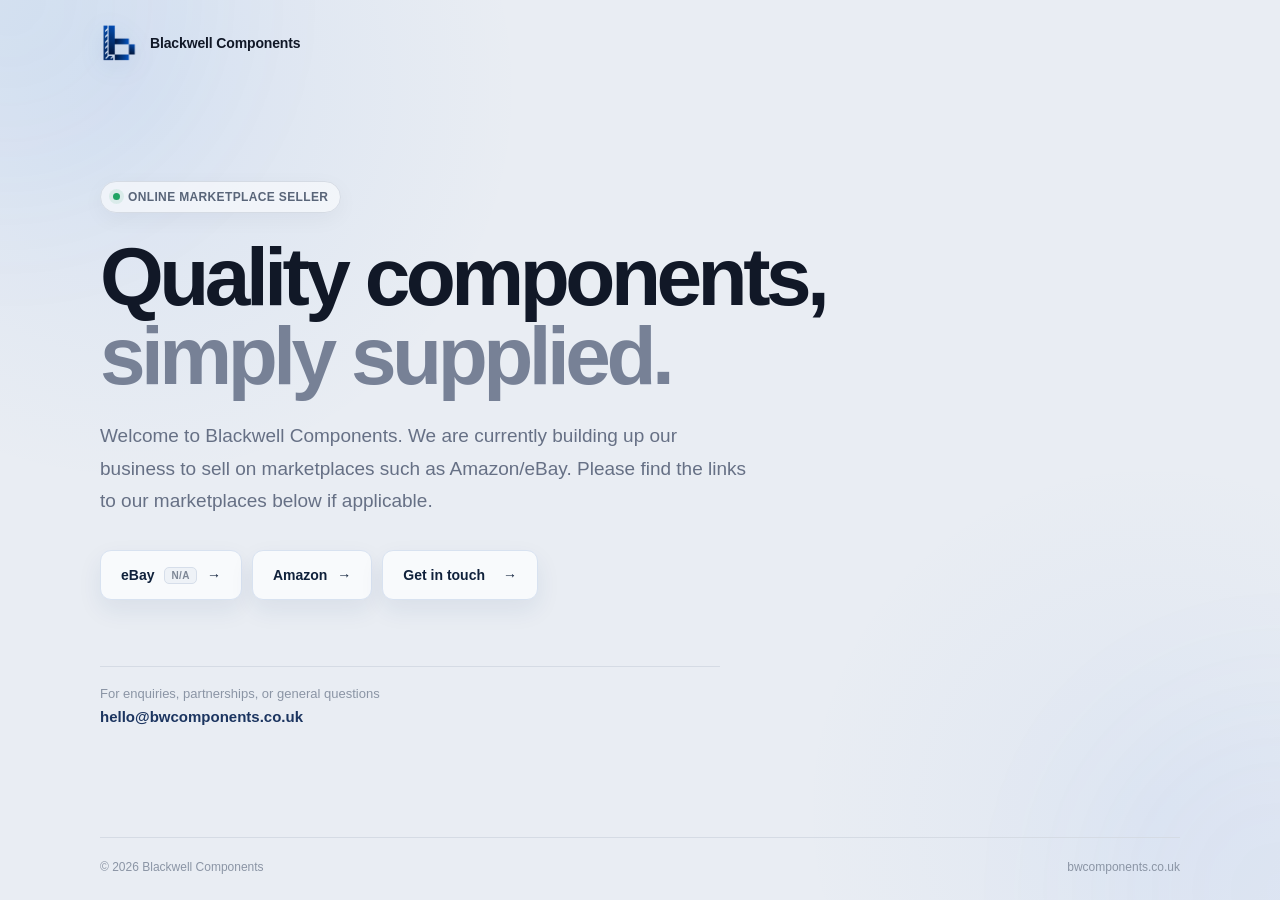
<file: index.html>
<!DOCTYPE html>
<html lang="en">
<head>
  <meta charset="UTF-8">
  <meta name="viewport" content="width=device-width, initial-scale=1.0">
  <meta name="description" content="Blackwell Components — quality components and products available through online marketplaces.">
  <link rel="icon" type="image/png" href="assets/favicon.png">
  <link rel="apple-touch-icon" href="assets/favicon.png">
  <title>Blackwell Components</title>
  <link rel="stylesheet" href="css/style.css">
</head>
<body>
  <div class="ambient ambient-left"></div>
  <div class="ambient ambient-right"></div>

  <main class="page">
    <header class="navbar">
      <a class="brand" href="/" aria-label="Blackwell Components home">
        <img src="assets/logo.png" alt="Blackwell Components logo">
        <span>Blackwell Components</span>
      </a>
    </header>

    <section class="hero">
      <div class="eyebrow">
        <span class="status-dot"></span>
        Online marketplace seller
      </div>

      <h1>
        Quality components,<br>
        <span>simply supplied.</span>
      </h1>

      <p class="intro">
        Welcome to Blackwell Components. We are currently building up our business
        to sell on marketplaces such as Amazon/eBay. Please find the links to our marketplaces below if applicable.
      </p>

      <div class="actions">
        <a class="button button-marketplace" href="https://bwcomponents.co.uk/" target="_blank" rel="noopener">
          eBay <span class="button-status">N/A</span>
          <span aria-hidden="false">→</span>
        </a>

        <a class="button button-marketplace" href="https://www.amazon.co.uk/sp?ie=UTF8&seller=AZ2G60JXZANPF">
          Amazon
          <span aria-hidden="true">→</span>
        </a>

        <a class="button" href="mailto:hello@bwcomponents.co.uk">
          Get in touch
          <span aria-hidden="true">→</span>
        </a>
      </div>

      <div class="contact">
        <p>For enquiries, partnerships, or general questions</p>
        <a href="mailto:hello@bwcomponents.co.uk">hello@bwcomponents.co.uk</a>
      </div>
    </section>

    <footer class="footer">
      <span>© 2026 Blackwell Components</span>
      <span>bwcomponents.co.uk</span>
    </footer>
  </main>
</body>
</html>
</file>
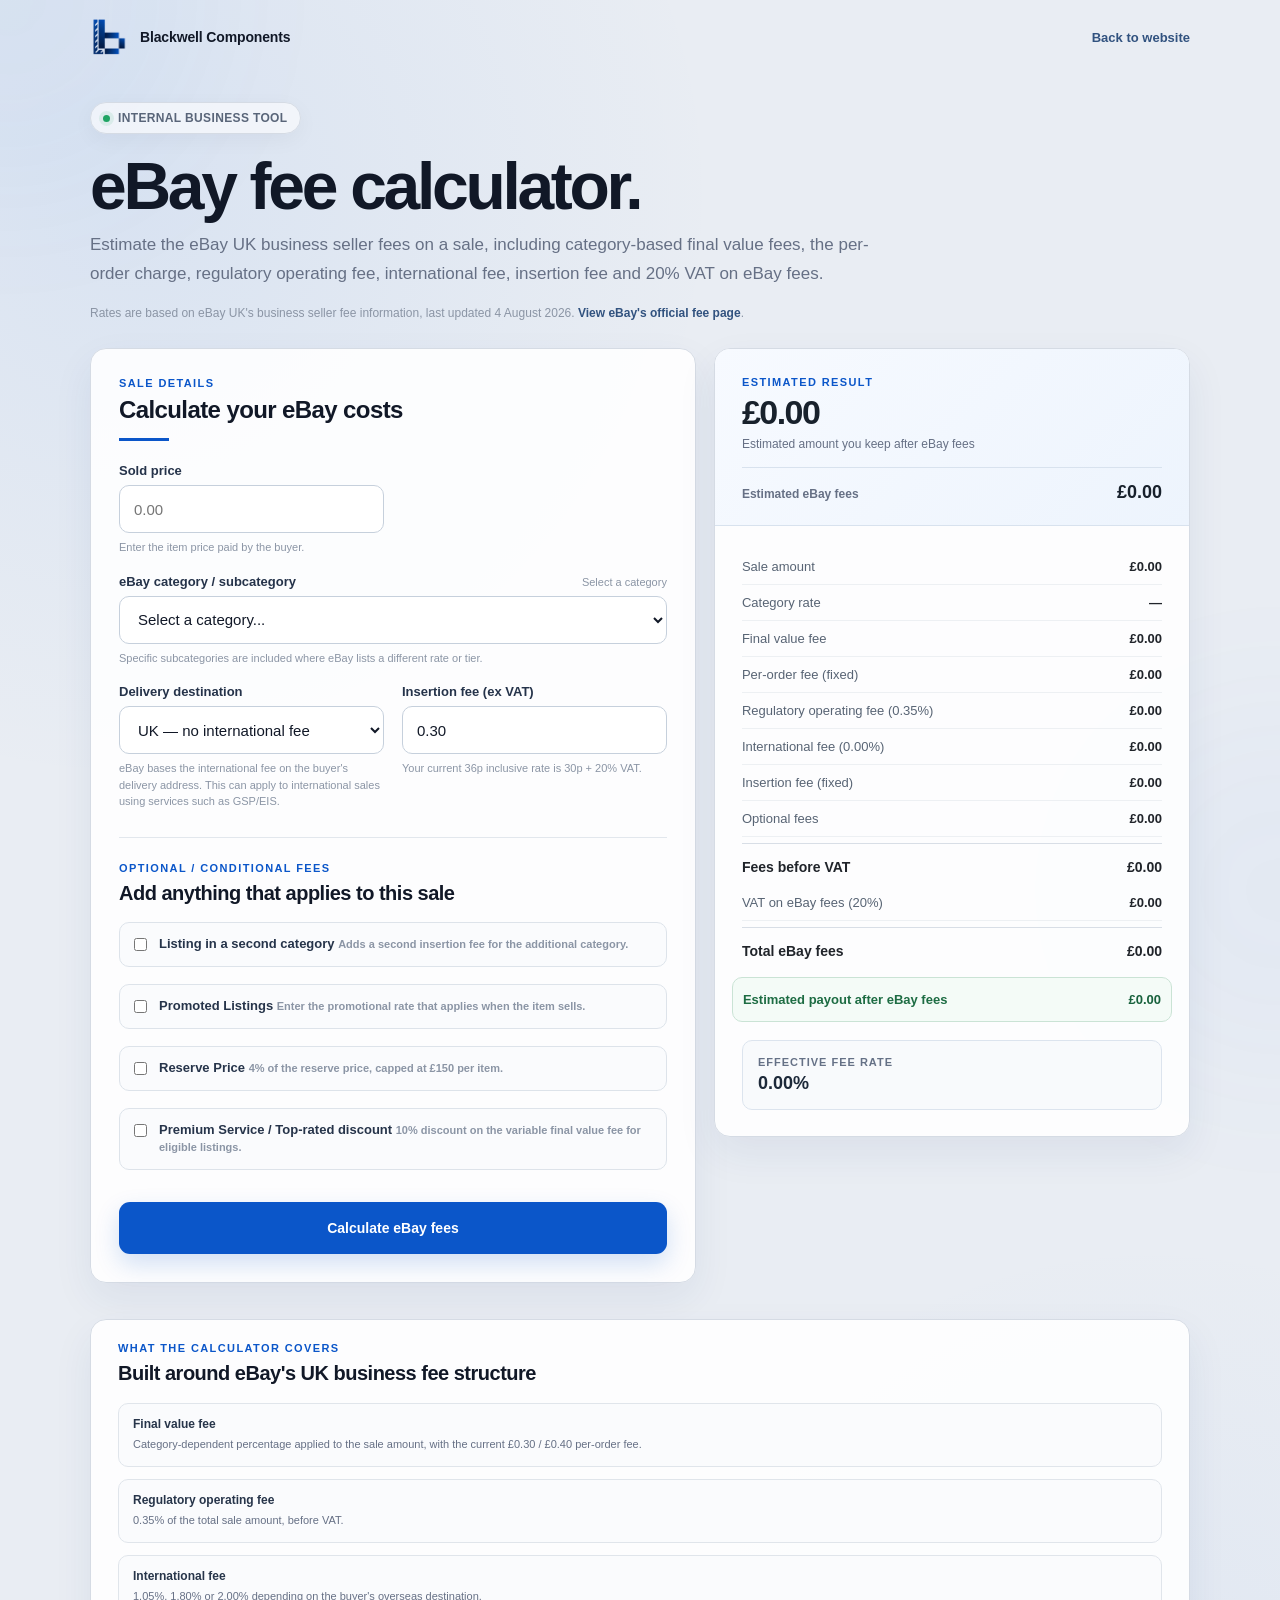
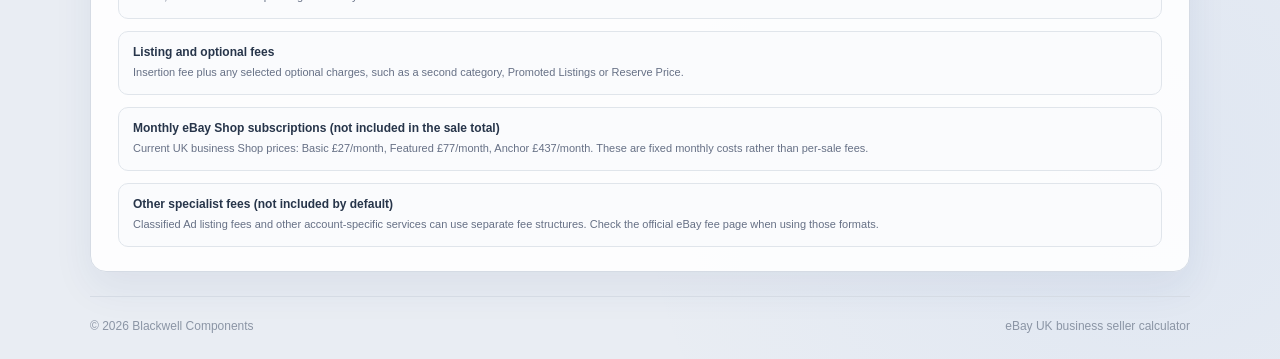
<file: ebay/index.html>
<!DOCTYPE html>
<html lang="en">
<head>
  <meta charset="UTF-8">
  <meta name="viewport" content="width=device-width, initial-scale=1.0">
  <meta name="description" content="eBay UK business seller fee calculator for Blackwell Components.">
  <link rel="icon" type="image/png" href="../assets/favicon.png">
  <title>eBay Fee Calculator — Blackwell Components</title>
  <style>
    * { box-sizing: border-box; }

    :root {
      --bg: #e9edf3;
      --surface: #ffffff;
      --surface-soft: #f6f8fb;
      --border: #d5dbe4;
      --border-strong: #c6d0dc;
      --text: #111827;
      --muted: #667085;
      --soft: #8b95a5;
      --blue: #0b56c9;
      --blue-dark: #083f92;
      --blue-soft: #eef5fd;
      --green: #1fa463;
      --red: #b44747;
    }

    html, body { min-height: 100%; }

    body {
      margin: 0;
      color: var(--text);
      background:
        radial-gradient(circle at 10% 10%, rgba(35,114,224,.08), transparent 28%),
        radial-gradient(circle at 90% 90%, rgba(71,130,226,.06), transparent 25%),
        var(--bg);
      font-family: Inter, ui-sans-serif, -apple-system, BlinkMacSystemFont,
        "Segoe UI", Roboto, Helvetica, Arial, sans-serif;
      overflow-x: hidden;
    }

    a { color: inherit; }

    .page {
      width: min(1100px, calc(100% - 48px));
      min-height: 100vh;
      margin: 0 auto;
      display: flex;
      flex-direction: column;
    }

    .ambient {
      position: fixed;
      width: 360px;
      height: 360px;
      border-radius: 50%;
      filter: blur(100px);
      pointer-events: none;
      opacity: .24;
      z-index: -1;
    }

    .ambient-left { top: -180px; left: -170px; background: rgba(35,114,224,.22); }
    .ambient-right { right: -180px; bottom: -170px; background: rgba(89,147,241,.18); }

    .navbar {
      padding: 18px 0;
      display: flex;
      justify-content: space-between;
      align-items: center;
      gap: 20px;
    }

    .brand {
      display: inline-flex;
      align-items: center;
      gap: 12px;
      text-decoration: none;
      font-size: 14px;
      font-weight: 700;
      letter-spacing: -.01em;
    }

    .brand img {
      width: 38px;
      height: 38px;
      object-fit: contain;
      display: block;
    }

    .back-link {
      color: #31527f;
      font-size: 13px;
      font-weight: 700;
      text-decoration: none;
    }

    .back-link:hover { text-decoration: underline; text-underline-offset: 4px; }

    .hero {
      padding: 28px 0 24px;
    }

    .eyebrow {
      display: inline-flex;
      align-items: center;
      gap: 8px;
      padding: 8px 12px;
      border: 1px solid var(--border);
      border-radius: 999px;
      background: rgba(248,250,252,.74);
      color: #596579;
      font-size: 12px;
      font-weight: 700;
      letter-spacing: .03em;
      text-transform: uppercase;
      box-shadow: 0 6px 22px rgba(16,24,40,.045);
    }

    .status-dot {
      width: 7px;
      height: 7px;
      border-radius: 50%;
      background: var(--green);
      box-shadow: 0 0 0 4px rgba(31,164,99,.10);
    }

    h1 {
      margin: 20px 0 12px;
      max-width: 820px;
      font-size: clamp(44px, 6vw, 66px);
      line-height: .98;
      letter-spacing: -.05em;
    }

    .intro {
      margin: 0;
      max-width: 780px;
      color: var(--muted);
      font-size: 17px;
      line-height: 1.7;
    }

    .source-note {
      margin-top: 16px;
      color: var(--soft);
      font-size: 12px;
      line-height: 1.6;
    }

    .source-note a {
      color: #31527f;
      font-weight: 700;
      text-decoration: none;
    }

    .source-note a:hover { text-decoration: underline; text-underline-offset: 3px; }

    .layout {
      display: grid;
      grid-template-columns: minmax(0, 1.12fr) minmax(340px, .88fr);
      gap: 18px;
      align-items: start;
      padding-bottom: 24px;
    }

    .card {
      background: rgba(255,255,255,.88);
      border: 1px solid var(--border);
      border-radius: 16px;
      box-shadow: 0 16px 40px rgba(30,62,110,.07);
    }

    .calculator {
      padding: 28px;
    }

    .section-title {
      font-size: 11px;
      font-weight: 800;
      color: var(--blue);
      letter-spacing: 1.4px;
      text-transform: uppercase;
    }

    .section-heading {
      margin-top: 7px;
      font-size: 24px;
      line-height: 1.2;
      font-weight: 760;
      letter-spacing: -.025em;
    }

    .section-rule {
      width: 50px;
      height: 3px;
      margin: 14px 0 22px;
      background: var(--blue);
    }

    .field-grid {
      display: grid;
      grid-template-columns: 1fr 1fr;
      gap: 18px;
    }

    .field.full { grid-column: 1 / -1; }

    .field + .field { margin-top: 0; }

    label {
      display: block;
      margin-bottom: 7px;
      color: #25334a;
      font-size: 13px;
      font-weight: 750;
    }

    .label-row {
      display: flex;
      justify-content: space-between;
      align-items: baseline;
      gap: 12px;
      margin-bottom: 7px;
    }

    .label-row label { margin: 0; }

    .mini-note {
      color: var(--soft);
      font-size: 11px;
    }

    input[type="number"],
    select {
      width: 100%;
      min-height: 48px;
      padding: 0 14px;
      border: 1px solid var(--border-strong);
      border-radius: 10px;
      background: #ffffff;
      color: var(--text);
      font: inherit;
      font-size: 15px;
      outline: none;
      transition: border-color .16s ease, box-shadow .16s ease;
    }

    input[type="number"]:focus,
    select:focus {
      border-color: #7aa7e7;
      box-shadow: 0 0 0 4px rgba(11,86,201,.10);
    }

    .hint {
      margin-top: 6px;
      color: var(--soft);
      font-size: 11px;
      line-height: 1.5;
    }

    .subsection {
      margin-top: 27px;
      padding-top: 24px;
      border-top: 1px solid #e2e7ed;
    }

    .toggle-grid {
      display: grid;
      gap: 10px;
    }

    .toggle {
      display: flex;
      align-items: flex-start;
      gap: 12px;
      padding: 13px 14px;
      border: 1px solid #dde3ea;
      border-radius: 10px;
      background: #fafbfd;
    }

    .toggle input {
      margin: 2px 0 0;
      accent-color: var(--blue);
    }

    .toggle-copy {
      flex: 1;
    }

    .toggle-title {
      color: #26344a;
      font-size: 13px;
      font-weight: 750;
    }

    .toggle-note {
      margin-top: 2px;
      color: var(--soft);
      font-size: 11px;
      line-height: 1.45;
    }

    .conditional {
      display: none;
      margin-top: 12px;
      padding: 15px;
      border: 1px solid #dce4ee;
      border-radius: 10px;
      background: var(--blue-soft);
    }

    .conditional.show { display: block; }

    .two-col-small {
      display: grid;
      grid-template-columns: 1fr 1fr;
      gap: 12px;
    }

    .calculate-btn {
      width: 100%;
      min-height: 52px;
      margin-top: 25px;
      border: 0;
      border-radius: 11px;
      background: var(--blue);
      color: #ffffff;
      font: inherit;
      font-size: 14px;
      font-weight: 750;
      cursor: pointer;
      box-shadow: 0 10px 24px rgba(11,86,201,.18);
      transition: transform .16s ease, background .16s ease, box-shadow .16s ease;
    }

    .calculate-btn:hover {
      transform: translateY(-1px);
      background: var(--blue-dark);
      box-shadow: 0 13px 26px rgba(11,86,201,.22);
    }

    .error {
      display: none;
      margin-top: 14px;
      padding: 12px 14px;
      border: 1px solid #e5c2c2;
      border-left: 4px solid #b44747;
      border-radius: 9px;
      background: #fff8f8;
      color: #7e3030;
      font-size: 13px;
      font-weight: 650;
    }

    .results {
      padding: 0;
      overflow: hidden;
      position: sticky;
      top: 20px;
    }

    .results-head {
      padding: 27px 27px 22px;
      background: linear-gradient(135deg,#f7faff 0%,#edf4fd 100%);
      border-bottom: 1px solid #d8e2ee;
    }

    .result-main {
      margin-top: 7px;
      font-size: 34px;
      line-height: 1;
      font-weight: 800;
      letter-spacing: -.045em;
      color: #18212c;
    }

    .result-sub {
      margin-top: 8px;
      color: var(--muted);
      font-size: 12px;
    }

    .breakdown {
      padding: 23px 27px 26px;
    }

    .break-row {
      display: flex;
      justify-content: space-between;
      gap: 20px;
      padding: 10px 0;
      color: #586474;
      font-size: 13px;
      border-bottom: 1px solid #edf0f3;
    }

    .break-row:last-child { border-bottom: 0; }

    .break-row strong {
      color: #20242a;
      font-weight: 750;
      text-align: right;
    }

    .break-row.total {
      margin-top: 6px;
      padding-top: 15px;
      border-top: 1px solid #d8dee6;
      border-bottom: 0;
      color: #20242a;
      font-size: 14px;
      font-weight: 750;
    }

    .break-row.payout {
      margin: 8px -10px 0;
      padding: 14px 10px;
      border: 1px solid #cae3d5;
      border-radius: 10px;
      background: #f4fbf7;
      color: #1d6c43;
      font-weight: 750;
    }

    .break-row.payout strong { color: #17613c; }

    .rate-box {
      margin-top: 18px;
      padding: 15px;
      border: 1px solid #dce4ee;
      border-radius: 10px;
      background: #f8fafc;
    }

    .rate-box-title {
      color: #657186;
      font-size: 11px;
      font-weight: 800;
      letter-spacing: 1px;
      text-transform: uppercase;
    }

    .rate-box-value {
      margin-top: 5px;
      color: #1d2939;
      font-size: 18px;
      font-weight: 800;
    }

    .info-card {
      margin-top: 18px;
      padding: 22px 27px 24px;
    }

    .info-card-bottom {
      grid-column: 1 / -1;
    }

    .info-list {
      display: grid;
      gap: 12px;
      margin-top: 18px;
    }

    .info-item {
      padding: 13px 14px;
      border: 1px solid #e0e5eb;
      border-radius: 10px;
      background: #fafbfd;
    }

    .info-item strong {
      display: block;
      color: #27354a;
      font-size: 12px;
      margin-bottom: 3px;
    }

    .info-item span {
      color: var(--muted);
      font-size: 11px;
      line-height: 1.55;
    }

    .footer {
      display: flex;
      justify-content: space-between;
      gap: 24px;
      padding: 22px 0 26px;
      border-top: 1px solid var(--border);
      color: #8b95a5;
      font-size: 12px;
    }

    @media (max-width: 880px) {
      .layout { grid-template-columns: 1fr; }
      .results { position: static; }
      .info-card-bottom { grid-column: auto; }
    }

    @media (max-width: 620px) {
      .page { width: min(100% - 30px, 1100px); }
      .navbar { padding: 19px 0; }
      .hero { padding: 36px 0 27px; }
      .field-grid,
      .two-col-small { grid-template-columns: 1fr; }
      .field.full { grid-column: auto; }
      .calculator { padding: 21px; }
      .results-head,
      .breakdown,
      .info-card { padding-left: 21px; padding-right: 21px; }
      .footer { flex-direction: column; gap: 8px; }
    }
  </style>
</head>
<body>
  <div class="ambient ambient-left"></div>
  <div class="ambient ambient-right"></div>

  <main class="page">
    <header class="navbar">
      <a class="brand" href="../" aria-label="Blackwell Components home">
        <img src="../assets/logo.png" alt="Blackwell Components logo">
        <span>Blackwell Components</span>
      </a>
      <a class="back-link" href="../">Back to website</a>
    </header>

    <section class="hero">
      <div class="eyebrow">
        <span class="status-dot"></span>
        Internal business tool
      </div>
      <h1>eBay fee calculator.</h1>
      <p class="intro">
        Estimate the eBay UK business seller fees on a sale, including category-based final value fees,
        the per-order charge, regulatory operating fee, international fee, insertion fee and 20% VAT on eBay fees.
      </p>
      <div class="source-note">
        Rates are based on eBay UK's business seller fee information, last updated 4 August 2026.
        <a href="https://www.ebay.co.uk/help/selling/fees-credits-invoices/fees-business-sellers-activated-managed-payments?id=4809" target="_blank" rel="noopener">View eBay's official fee page</a>.
      </div>
    </section>

    <section class="layout">
      <div>
        <div class="card calculator">
          <div class="section-title">Sale details</div>
          <div class="section-heading">Calculate your eBay costs</div>
          <div class="section-rule"></div>

          <div class="field-grid">
            <div class="field">
              <label for="salePrice">Sold price</label>
              <input id="salePrice" type="number" min="0" step="0.01" placeholder="0.00">
              <div class="hint">Enter the item price paid by the buyer.</div>
            </div>

            <div class="field full">
              <div class="label-row">
                <label for="category">eBay category / subcategory</label>
                <span class="mini-note" id="rateHint">Select a category</span>
              </div>
              <select id="category">
                <option value="">Select a category...</option>
              </select>
              <div class="hint">Specific subcategories are included where eBay lists a different rate or tier.</div>
            </div>

            <div class="field">
              <label for="international">Delivery destination</label>
              <select id="international">
                <option value="uk">UK — no international fee</option>
                <option value="euro">Eurozone &amp; Northern Europe — 1.05%</option>
                <option value="usca">US &amp; Canada — 1.80%</option>
                <option value="other">All other countries — 2.00%</option>
              </select>
              <div class="hint">eBay bases the international fee on the buyer's delivery address. This can apply to international sales using services such as GSP/EIS.</div>
            </div>

            <div class="field">
              <label for="insertionFee">Insertion fee (ex VAT)</label>
              <input id="insertionFee" type="number" min="0" step="0.01" value="0.30">
              <div class="hint">Your current 36p inclusive rate is 30p + 20% VAT.</div>
            </div>
          </div>

          <div class="subsection">
            <div class="section-title">Optional / conditional fees</div>
            <div class="section-heading" style="font-size:20px;">Add anything that applies to this sale</div>

            <div class="toggle-grid" style="margin-top:17px;">

              <label class="toggle">
                <input id="secondCategory" type="checkbox">
                <span class="toggle-copy">
                  <span class="toggle-title">Listing in a second category</span>
                  <span class="toggle-note">Adds a second insertion fee for the additional category.</span>
                </span>
              </label>

              <label class="toggle">
                <input id="promotedToggle" type="checkbox">
                <span class="toggle-copy">
                  <span class="toggle-title">Promoted Listings</span>
                  <span class="toggle-note">Enter the promotional rate that applies when the item sells.</span>
                </span>
              </label>

            </div>

            <div id="promotedBox" class="conditional">
              <div class="label-row">
                <label for="promotedRate">Promoted Listings rate</label>
                <span class="mini-note">% of sale amount</span>
              </div>
              <input id="promotedRate" type="number" min="0" step="0.01" value="0.00">
            </div>

            <div class="toggle-grid" style="margin-top:10px;">

              <label class="toggle">
                <input id="reserveToggle" type="checkbox">
                <span class="toggle-copy">
                  <span class="toggle-title">Reserve Price</span>
                  <span class="toggle-note">4% of the reserve price, capped at £150 per item.</span>
                </span>
              </label>

            </div>

            <div id="reserveBox" class="conditional">
              <div class="label-row">
                <label for="reservePrice">Reserve price</label>
                <span class="mini-note">£</span>
              </div>
              <input id="reservePrice" type="number" min="50" step="0.01" value="50.00">
            </div>

            <div class="toggle-grid" style="margin-top:10px;">

              <label class="toggle">
                <input id="premiumService" type="checkbox">
                <span class="toggle-copy">
                  <span class="toggle-title">Premium Service / Top-rated discount</span>
                  <span class="toggle-note">10% discount on the variable final value fee for eligible listings.</span>
                </span>
              </label>

            </div>
          </div>

          <button id="calculate" class="calculate-btn" type="button">Calculate eBay fees</button>
          <div id="error" class="error"></div>
        </div>

      </div>

      <aside>
        <div class="card results">
          <div class="results-head">
            <div class="section-title">Estimated result</div>
            <div class="result-main" id="outPayoutMain">£0.00</div>
            <div class="result-sub">Estimated amount you keep after eBay fees</div>
            <div style="margin-top:16px; padding-top:14px; border-top:1px solid #d8e2ee; display:flex; justify-content:space-between; gap:16px; align-items:baseline;">
              <span style="color:#667085; font-size:12px; font-weight:700;">Estimated eBay fees</span>
              <strong id="totalFees" style="font-size:18px; color:#18212c;">£0.00</strong>
            </div>
          </div>

          <div class="breakdown">
            <div class="break-row"><span>Sale amount</span><strong id="outSale">£0.00</strong></div>
            <div class="break-row"><span id="rateLabel">Category rate</span><strong id="outRate">—</strong></div>
            <div class="break-row"><span id="finalValueLabel">Final value fee</span><strong id="outFinalValue">£0.00</strong></div>
            <div class="break-row"><span>Per-order fee (fixed)</span><strong id="outPerOrder">£0.00</strong></div>
            <div class="break-row"><span>Regulatory operating fee (0.35%)</span><strong id="outRegulatory">£0.00</strong></div>
            <div class="break-row"><span id="internationalLabel">International fee (0.00%)</span><strong id="outInternational">£0.00</strong></div>
            <div class="break-row"><span id="insertionLabel">Insertion fee (fixed)</span><strong id="outInsertion">£0.00</strong></div>
            <div class="break-row"><span id="optionalLabel">Optional fees</span><strong id="outOptional">£0.00</strong></div>
            <div class="break-row total"><span>Fees before VAT</span><strong id="outBeforeVat">£0.00</strong></div>
            <div class="break-row"><span>VAT on eBay fees (20%)</span><strong id="outVat">£0.00</strong></div>
            <div class="break-row total"><span>Total eBay fees</span><strong id="outTotal">£0.00</strong></div>
            <div class="break-row payout"><span>Estimated payout after eBay fees</span><strong id="outPayout">£0.00</strong></div>

            <div class="rate-box">
              <div class="rate-box-title">Effective fee rate</div>
              <div class="rate-box-value" id="outEffective">0.00%</div>
            </div>
          </div>
        </div>
      </aside>

      <div class="card info-card info-card-bottom">
        <div class="section-title">What the calculator covers</div>
        <div class="section-heading" style="font-size:20px;">Built around eBay's UK business fee structure</div>

        <div class="info-list">
          <div class="info-item">
            <strong>Final value fee</strong>
            <span>Category-dependent percentage applied to the sale amount, with the current £0.30 / £0.40 per-order fee.</span>
          </div>
          <div class="info-item">
            <strong>Regulatory operating fee</strong>
            <span>0.35% of the total sale amount, before VAT.</span>
          </div>
          <div class="info-item">
            <strong>International fee</strong>
            <span>1.05%, 1.80% or 2.00% depending on the buyer's overseas destination.</span>
          </div>
          <div class="info-item">
            <strong>Listing and optional fees</strong>
            <span>Insertion fee plus any selected optional charges, such as a second category, Promoted Listings or Reserve Price.</span>
          </div>
          <div class="info-item">
            <strong>Monthly eBay Shop subscriptions (not included in the sale total)</strong>
            <span>Current UK business Shop prices: Basic £27/month, Featured £77/month, Anchor £437/month. These are fixed monthly costs rather than per-sale fees.</span>
          </div>
          <div class="info-item">
            <strong>Other specialist fees (not included by default)</strong>
            <span>Classified Ad listing fees and other account-specific services can use separate fee structures. Check the official eBay fee page when using those formats.</span>
          </div>
        </div>
      </div>
    </section>

    <footer class="footer">
      <span>© 2026 Blackwell Components</span>
      <span>eBay UK business seller calculator</span>
    </footer>
  </main>

  <script>
    const categories = [
      { group: 'Antiques', label: 'Antiques — 10.9%', type: 'flat', rate: 10.9 },
      { group: 'Art', label: 'Art — 10.9%', type: 'flat', rate: 10.9 },
      { group: 'Art', label: 'Art NFTs — 5.0%', type: 'flat', rate: 5.0 },
      { group: 'Baby', label: 'Baby — 10.9%', type: 'flat', rate: 10.9 },
      { group: 'Books, Comics & Magazines', label: 'Books, Comics & Magazines — 9.9%', type: 'flat', rate: 9.9 },
      { group: 'Business, Office & Industrial', label: 'Business, Office & Industrial — 12.5%', type: 'flat', rate: 12.5 },

      { group: 'Cameras & Photography', label: 'Cameras & Photography — general — 9.9%', type: 'flat', rate: 9.9 },
      { group: 'Cameras & Photography', label: 'Camcorders — 6.9% up to £1,000, then 3%', type: 'tier', tiers: [[1000, 6.9], [Infinity, 3.0]] },
      { group: 'Cameras & Photography', label: 'Digital Cameras — 6.9% up to £1,000, then 3%', type: 'tier', tiers: [[1000, 6.9], [Infinity, 3.0]] },
      { group: 'Cameras & Photography', label: 'Film Photography — 6.9% up to £1,000, then 3%', type: 'tier', tiers: [[1000, 6.9], [Infinity, 3.0]] },
      { group: 'Cameras & Photography', label: 'Lenses & Filters — 6.9% up to £1,000, then 3%', type: 'tier', tiers: [[1000, 6.9], [Infinity, 3.0]] },

      { group: 'Clothes, Shoes & Accessories', label: 'Clothes, Shoes & Accessories — general — 11.9%', type: 'flat', rate: 11.9 },
      { group: 'Clothes, Shoes & Accessories', label: 'Women\'s Bags & Handbags — 12.9% up to £800, then 7%', type: 'tier', tiers: [[800, 12.9], [Infinity, 7.0]] },
      { group: 'Clothes, Shoes & Accessories', label: 'Men\'s Trainers — 11.9%; 7% if selling price is £100+', type: 'trainer', rate: 11.9, reducedRate: 7.0 },
      { group: 'Clothes, Shoes & Accessories', label: 'Women\'s Trainers — 11.9%; 7% if selling price is £100+', type: 'trainer', rate: 11.9, reducedRate: 7.0 },

      { group: 'Coins', label: 'Coins — 10.9% up to £450, then 3%', type: 'tier', tiers: [[450, 10.9], [Infinity, 3.0]] },

      { group: 'Collectables', label: 'Collectables — 10.9%', type: 'flat', rate: 10.9 },
      { group: 'Collectables', label: 'Emerging NFTs — 5.0%', type: 'flat', rate: 5.0 },
      { group: 'Collectables', label: 'Non-Sport Trading Card NFTs — 5.0%', type: 'flat', rate: 5.0 },

      { group: 'Computers, Tablets & Networking', label: 'Computers, Tablets & Networking — general — 9.9%', type: 'flat', rate: 9.9 },
      { group: 'Computers, Tablets & Networking', label: 'Desktops & All-In-Ones — 6.9% up to £1,000, then 3%', type: 'tier', tiers: [[1000, 6.9], [Infinity, 3.0]] },
      { group: 'Computers, Tablets & Networking', label: 'Drives, Storage & Blank Media — 6.9% up to £1,000, then 3%', type: 'tier', tiers: [[1000, 6.9], [Infinity, 3.0]] },
      { group: 'Computers, Tablets & Networking', label: 'Enterprise Networking, Servers — 6.9% up to £1,000, then 3%', type: 'tier', tiers: [[1000, 6.9], [Infinity, 3.0]] },
      { group: 'Computers, Tablets & Networking', label: 'Tablets & eBook Readers — 6.9% up to £1,000, then 3%', type: 'tier', tiers: [[1000, 6.9], [Infinity, 3.0]] },
      { group: 'Computers, Tablets & Networking', label: 'Laptops & Netbooks — 6.9% up to £1,000, then 3%', type: 'tier', tiers: [[1000, 6.9], [Infinity, 3.0]] },
      { group: 'Computers, Tablets & Networking', label: 'Printers, Scanners & Supplies — 6.9% up to £1,000, then 3%', type: 'tier', tiers: [[1000, 6.9], [Infinity, 3.0]] },

      { group: 'Crafts', label: 'Crafts — 12.9%', type: 'flat', rate: 12.9 },
      { group: 'Dolls & Bears', label: 'Dolls & Bears — 10.9%', type: 'flat', rate: 10.9 },
      { group: 'Event Tickets', label: 'Event Tickets — 12.9%', type: 'flat', rate: 12.9 },

      { group: 'Films & TV', label: 'Films & TV — general — 9.9%', type: 'flat', rate: 9.9 },
      { group: 'Films & TV', label: 'Film NFTs — 5.0%', type: 'flat', rate: 5.0 },
      { group: 'Garden & Patio', label: 'Garden & Patio — 10.9%', type: 'flat', rate: 10.9 },

      { group: 'Health & Beauty', label: 'Health & Beauty — general — 10.9%', type: 'flat', rate: 10.9 },
      { group: 'Health & Beauty', label: 'Hair Extensions & Wigs — 11.9%', type: 'flat', rate: 11.9 },
      { group: 'Health & Beauty', label: 'Electronic Smoking, Parts & Accessories — 12.9%', type: 'flat', rate: 12.9 },

      { group: 'Holidays & Travel', label: 'Holidays & Travel — 7.9% up to £650, then 3%', type: 'tier', tiers: [[650, 7.9], [Infinity, 3.0]] },

      { group: 'Home, Furniture & DIY', label: 'Home, Furniture & DIY — general — 11.9% up to £500, then 7.9%', type: 'tier', tiers: [[500, 11.9], [Infinity, 7.9]] },
      { group: 'Home, Furniture & DIY', label: 'Appliances — 6.9% up to £400, then 3%', type: 'tier', tiers: [[400, 6.9], [Infinity, 3.0]] },
      { group: 'Home, Furniture & DIY', label: 'DIY Tools & Workshop Equipment — 6.9% up to £400, then 3%', type: 'tier', tiers: [[400, 6.9], [Infinity, 3.0]] },
      { group: 'Home, Furniture & DIY', label: 'Power Strips & Surge Protectors — 9.9% up to £250, then 7.9%', type: 'tier', tiers: [[250, 9.9], [Infinity, 7.9]] },
      { group: 'Home, Furniture & DIY', label: 'Furniture / Bath / Other Home Plumbing & Fixtures — 10.9% up to £500, 7.9% to £1,000, then 3%', type: 'tier', tiers: [[500, 10.9], [1000, 7.9], [Infinity, 3.0]] },

      { group: 'Jewellery & Watches', label: 'Jewellery & Watches — general — 14.9% up to £1,000, then 4%', type: 'tier', tiers: [[1000, 14.9], [Infinity, 4.0]] },
      { group: 'Jewellery & Watches', label: 'Watches, Parts & Accessories — 12.9% up to £750, then 3%', type: 'tier', tiers: [[750, 12.9], [Infinity, 3.0]] },

      { group: 'Mobile Phones & Communication', label: 'Mobile Phones & Communication — general — 9.9%', type: 'flat', rate: 9.9 },
      { group: 'Mobile Phones & Communication', label: 'Mobile & Smart Phones — 6.9% up to £1,000, then 3%', type: 'tier', tiers: [[1000, 6.9], [Infinity, 3.0]] },

      { group: 'Music', label: 'Music — general — 9.9%', type: 'flat', rate: 9.9 },
      { group: 'Music', label: 'Music NFTs — 5.0%', type: 'flat', rate: 5.0 },
      { group: 'Musical Instruments & DJ Equipment', label: 'Musical Instruments & DJ Equipment — 10.9%', type: 'flat', rate: 10.9 },
      { group: 'Pet Supplies', label: 'Pet Supplies — 12.9%', type: 'flat', rate: 12.9 },
      { group: 'Pottery, Ceramics & Glass', label: 'Pottery, Ceramics & Glass — 10.9%', type: 'flat', rate: 10.9 },

      { group: 'Sound & Vision', label: 'Sound & Vision — general — 9.9%', type: 'flat', rate: 9.9 },
      { group: 'Sound & Vision', label: 'DVD, Blu-ray & Home Cinema — 6.9% up to £1,000, then 3%', type: 'tier', tiers: [[1000, 6.9], [Infinity, 3.0]] },
      { group: 'Sound & Vision', label: 'Headphones — 6.9% up to £1,000, then 3%', type: 'tier', tiers: [[1000, 6.9], [Infinity, 3.0]] },
      { group: 'Sound & Vision', label: 'Home Audio & HiFi Separates — 6.9% up to £1,000, then 3%', type: 'tier', tiers: [[1000, 6.9], [Infinity, 3.0]] },
      { group: 'Sound & Vision', label: 'Televisions — 6.9% up to £1,000, then 3%', type: 'tier', tiers: [[1000, 6.9], [Infinity, 3.0]] },

      { group: 'Sporting Goods', label: 'Sporting Goods — 10.9%', type: 'flat', rate: 10.9 },
      { group: 'Sports Memorabilia', label: 'Sports Memorabilia — general — 10.9%', type: 'flat', rate: 10.9 },
      { group: 'Sports Memorabilia', label: 'Sport Trading Card NFTs — 5.0%', type: 'flat', rate: 5.0 },
      { group: 'Stamps', label: 'Stamps — 10.9%', type: 'flat', rate: 10.9 },

      { group: 'Toys & Games', label: 'Toys & Games — general — 10.9%', type: 'flat', rate: 10.9 },
      { group: 'Toys & Games', label: 'CCG NFTs — 5.0%', type: 'flat', rate: 5.0 },
      { group: 'Toys & Games', label: 'Tents — 10.9% up to £250, then 7.9%', type: 'tier', tiers: [[250, 10.9], [Infinity, 7.9]] },

      { group: 'Vehicle Parts & Accessories', label: 'Vehicle Parts & Accessories — 9.5% up to £750, then 3%', type: 'tier', tiers: [[750, 9.5], [Infinity, 3.0]] },
      { group: 'Vehicle Parts & Accessories', label: 'Tyres — 6.9% up to £750, then 3%', type: 'tier', tiers: [[750, 6.9], [Infinity, 3.0]] },
      { group: 'Vehicle Parts & Accessories', label: 'GPS & Sat Nav Devices — 6.9% up to £750, then 3%', type: 'tier', tiers: [[750, 6.9], [Infinity, 3.0]] },
      { group: 'Vehicle Parts & Accessories', label: 'Power Tools & Equipment — 6.9% up to £750, then 3%', type: 'tier', tiers: [[750, 6.9], [Infinity, 3.0]] },

      { group: 'Video Games & Consoles', label: 'Video Games & Consoles — general — 9.9%', type: 'flat', rate: 9.9 },
      { group: 'Video Games & Consoles', label: 'Video Game Consoles — 6.9% up to £400, then 2%', type: 'tier', tiers: [[400, 6.9], [Infinity, 2.0]] },

      { group: 'Wholesale & Job Lots', label: 'Wholesale & Job Lots — 12.9%', type: 'flat', rate: 12.9 },
      { group: 'Everything Else', label: 'Everything Else — general — 12.9%', type: 'flat', rate: 12.9 },
      { group: 'Everything Else', label: 'Memorials & Funerals — 11.9%', type: 'flat', rate: 11.9 }
    ];

    const categorySelect = document.getElementById('category');
    const rateHint = document.getElementById('rateHint');
    const errorBox = document.getElementById('error');

    const optsByGroup = {};
    categories.forEach((item, index) => {
      if (!optsByGroup[item.group]) optsByGroup[item.group] = [];
      optsByGroup[item.group].push({ ...item, index });
    });

    Object.entries(optsByGroup).forEach(([group, items]) => {
      const optgroup = document.createElement('optgroup');
      optgroup.label = group;
      items.forEach(item => {
        const option = document.createElement('option');
        option.value = item.index;
        option.textContent = item.label;
        optgroup.appendChild(option);
      });
      categorySelect.appendChild(optgroup);
    });

    function money(value) {
      return new Intl.NumberFormat('en-GB', {
        style: 'currency',
        currency: 'GBP',
        minimumFractionDigits: 2,
        maximumFractionDigits: 2
      }).format(Number.isFinite(value) ? value : 0);
    }

    function numberFrom(id) {
      return Number.parseFloat(document.getElementById(id).value) || 0;
    }

    function percentageFee(amount, rate) {
      return amount * (rate / 100);
    }

    function tieredFee(amount, tiers) {
      let remaining = amount;
      let previous = 0;
      let fee = 0;

      for (const [upper, rate] of tiers) {
        const portion = Math.max(0, Math.min(amount, upper) - previous);
        fee += portion * (rate / 100);
        previous = upper;
        remaining -= portion;
        if (remaining <= 0) break;
      }

      return fee;
    }

    function categoryFee(category, totalSale, itemPrice, performancePoints, premiumDiscount) {
      const addPoints = Number(performancePoints) || 0;

      if (category.type === 'flat') {
        const rate = category.rate + addPoints;
        const variableFee = percentageFee(totalSale, rate);
        const fee = premiumDiscount ? variableFee * 0.90 : variableFee;
        return { fee, effectiveRate: totalSale > 0 ? (fee / totalSale) * 100 : 0 };
      }

      if (category.type === 'tier') {
        const adjustedTiers = category.tiers.map(([upper, rate]) => [upper, rate + addPoints]);
        const variableFee = tieredFee(totalSale, adjustedTiers);
        const fee = premiumDiscount ? variableFee * 0.90 : variableFee;
        return {
          fee,
          effectiveRate: totalSale > 0 ? (fee / totalSale) * 100 : 0
        };
      }

      if (category.type === 'trainer') {
        const baseRate = itemPrice >= 100 ? category.reducedRate : category.rate;
        const rate = baseRate + addPoints;
        const variableFee = percentageFee(totalSale, rate);
        const fee = premiumDiscount ? variableFee * 0.90 : variableFee;
        return { fee, effectiveRate: totalSale > 0 ? (fee / totalSale) * 100 : 0 };
      }

      return { fee: 0, effectiveRate: 0 };
    }


    function showConditional(toggleId, boxId) {
      const toggle = document.getElementById(toggleId);
      const box = document.getElementById(boxId);
      const update = () => box.classList.toggle('show', toggle.checked);
      toggle.addEventListener('change', update);
      update();
    }

    showConditional('promotedToggle', 'promotedBox');
    showConditional('reserveToggle', 'reserveBox');

    categorySelect.addEventListener('change', () => {
      const selected = categories[Number(categorySelect.value)];
      if (!selected) {
        rateHint.textContent = 'Select a category';
        return;
      }
      if (selected.type === 'flat') rateHint.textContent = `${selected.rate.toFixed(1)}%`;
      if (selected.type === 'trainer') rateHint.textContent = `11.9% / 7% at £100+`;
      if (selected.type === 'tier') rateHint.textContent = 'Tiered rate';
    });

    let hasCalculated = false;

    function calculateFees(showErrors = true) {
      if (showErrors) {
        errorBox.style.display = 'none';
        errorBox.textContent = '';
      }

      const salePrice = numberFrom('salePrice');
      const category = categories[Number(categorySelect.value)];

      if (!(salePrice > 0)) {
        if (showErrors) {
          errorBox.textContent = 'Please enter a sold price greater than £0.00.';
          errorBox.style.display = 'block';
        }
        return false;
      }

      if (!category) {
        if (showErrors) {
          errorBox.textContent = 'Please select the eBay category or subcategory.';
          errorBox.style.display = 'block';
        }
        return false;
      }

      const totalSale = salePrice;
      const premiumDiscount = document.getElementById('premiumService').checked;
      const catResult = categoryFee(category, totalSale, salePrice, 0, premiumDiscount);

      const perOrder = totalSale <= 10 ? 0.30 : 0.40;
      const regulatory = percentageFee(totalSale, 0.35);

      const internationalRates = {
        uk: 0,
        euro: 1.05,
        usca: 1.80,
        other: 2.00
      };
      const internationalRate = internationalRates[document.getElementById('international').value] || 0;
      const international = percentageFee(totalSale, internationalRate);

      const insertionBase = numberFrom('insertionFee');
      const insertion = insertionBase * (document.getElementById('secondCategory').checked ? 2 : 1);

      let optional = 0;
      if (document.getElementById('promotedToggle').checked) {
        optional += percentageFee(totalSale, numberFrom('promotedRate'));
      }
      if (document.getElementById('reserveToggle').checked) {
        optional += Math.min(numberFrom('reservePrice') * 0.04, 150);
      }

      const beforeVat = catResult.fee + perOrder + regulatory + international + insertion + optional;
      const vat = beforeVat * 0.20;
      const totalFees = beforeVat + vat;
      const payout = totalSale - totalFees;
      const effective = totalSale > 0 ? (totalFees / totalSale) * 100 : 0;

      let categoryRateText = '';
      if (category.type === 'flat') {
        categoryRateText = `${category.rate.toFixed(1)}%`;
      } else if (category.type === 'tier') {
        categoryRateText = category.tiers
          .map(([upper, rate], i, arr) => {
            if (upper === Infinity) return `${rate.toFixed(1)}% thereafter`;
            return i === 0 ? `${rate.toFixed(1)}% up to £${upper}` : `${rate.toFixed(1)}%`;
          })
          .join(' / ');
      } else if (category.type === 'trainer') {
        categoryRateText = `${category.rate.toFixed(1)}% / ${category.reducedRate.toFixed(1)}% at £100+`;
      }

      document.getElementById('outSale').textContent = money(totalSale);
      document.getElementById('outRate').textContent = categoryRateText || `${catResult.effectiveRate.toFixed(2)}% effective`;
      document.getElementById('rateLabel').textContent = 'Category rate';
      document.getElementById('finalValueLabel').textContent = category.type === 'flat' ? `Final value fee (${category.rate.toFixed(1)}%)` : `Final value fee (${categoryRateText})`;
      document.getElementById('outFinalValue').textContent = money(catResult.fee);
      document.getElementById('outPerOrder').textContent = money(perOrder);
      document.getElementById('outRegulatory').textContent = money(regulatory);
      document.getElementById('internationalLabel').textContent = `International fee (${internationalRate.toFixed(2)}%)`;
      document.getElementById('outInternational').textContent = money(international);
      document.getElementById('insertionLabel').textContent = document.getElementById('secondCategory').checked ? 'Insertion fee (2 listings)' : 'Insertion fee (1 listing)';
      document.getElementById('outInsertion').textContent = money(insertion);
      document.getElementById('optionalLabel').textContent = 'Optional fees';
      document.getElementById('outOptional').textContent = money(optional);
      document.getElementById('outBeforeVat').textContent = money(beforeVat);
      document.getElementById('outVat').textContent = money(vat);
      document.getElementById('outTotal').textContent = money(totalFees);
      document.getElementById('totalFees').textContent = money(totalFees);
      document.getElementById('outPayoutMain').textContent = money(payout);
      document.getElementById('outPayout').textContent = money(payout);
      document.getElementById('outEffective').textContent = `${effective.toFixed(2)}%`;
      return true;
    }

    document.getElementById('calculate').addEventListener('click', () => {
      if (calculateFees(true)) {
        hasCalculated = true;
      }
    });

    const liveUpdateFields = [
      'salePrice',
      'category',
      'international',
      'insertionFee',
      'secondCategory',
      'promotedToggle',
      'promotedRate',
      'reserveToggle',
      'reservePrice',
      'premiumService'
    ];

    liveUpdateFields.forEach(id => {
      const el = document.getElementById(id);
      const eventName = el.type === 'checkbox' || el.tagName === 'SELECT' ? 'change' : 'input';
      el.addEventListener(eventName, () => {
        if (hasCalculated) {
          calculateFees(false);
        }
      });
    });
  </script>
</body>
</html>
</file>
<file: css/style.css>
* { box-sizing: border-box; }

:root {
  --bg: #e9edf3;
  --surface: rgba(255,255,255,.68);
  --surface-strong: #f8fafc;
  --border: #d5dbe4;
  --text: #111827;
  --muted: #667085;
  --soft: #8b95a5;
  --blue: #0b56c9;
  --blue-soft: rgba(11,86,201,.10);
  --green: #1fa463;
}

html, body { min-height: 100%; }

body {
  margin: 0;
  color: var(--text);
  background:
    radial-gradient(circle at 10% 10%, rgba(35,114,224,.08), transparent 28%),
    radial-gradient(circle at 90% 90%, rgba(71,130,226,.06), transparent 25%),
    var(--bg);
  font-family: Inter, ui-sans-serif, -apple-system, BlinkMacSystemFont,
    "Segoe UI", Roboto, Helvetica, Arial, sans-serif;
  overflow-x: hidden;
}

a { color: inherit; }

.page {
  position: relative;
  width: min(1080px, calc(100% - 56px));
  min-height: 100vh;
  margin: 0 auto;
  display: flex;
  flex-direction: column;
}

.ambient {
  position: fixed;
  width: 360px;
  height: 360px;
  border-radius: 50%;
  filter: blur(100px);
  pointer-events: none;
  opacity: .30;
}

.ambient-left {
  top: -180px;
  left: -170px;
  background: rgba(35,114,224,.22);
}

.ambient-right {
  right: -180px;
  bottom: -170px;
  background: rgba(89,147,241,.18);
}

.navbar { padding: 24px 0; }

.brand {
  display: inline-flex;
  align-items: center;
  gap: 12px;
  text-decoration: none;
  font-size: 14px;
  font-weight: 700;
  letter-spacing: -.01em;
}

.brand img {
  width: 38px;
  height: 38px;
  object-fit: contain;
  display: block;
  filter: drop-shadow(0 5px 12px rgba(20,72,150,.10));
}

.hero {
  width: min(790px, 100%);
  margin: auto 0;
  padding: 72px 0 92px;
}

.eyebrow {
  display: inline-flex;
  align-items: center;
  gap: 8px;
  padding: 8px 12px;
  border: 1px solid var(--border);
  border-radius: 999px;
  background: rgba(248,250,252,.70);
  box-shadow: 0 6px 22px rgba(16,24,40,.045);
  color: #596579;
  font-size: 12px;
  font-weight: 700;
  letter-spacing: .03em;
  text-transform: uppercase;
}

.status-dot {
  width: 7px;
  height: 7px;
  border-radius: 50%;
  background: var(--green);
  box-shadow: 0 0 0 4px rgba(31,164,99,.10);
}

h1 {
  margin: 24px 0 24px;
  max-width: 800px;
  font-size: clamp(48px, 7vw, 82px);
  line-height: .97;
  letter-spacing: -.055em;
  font-weight: 760;
}

h1 span { color: #778196; }

.intro {
  max-width: 650px;
  margin: 0;
  color: var(--muted);
  font-size: clamp(16px, 1.8vw, 19px);
  line-height: 1.72;
}

.actions {
  margin-top: 32px;
  display: flex;
  flex-wrap: wrap;
  align-items: center;
  gap: 10px;
}

.button {
  display: inline-flex;
  align-items: center;
  gap: 18px;
  min-height: 50px;
  padding: 0 20px;
  border: 1px solid #d8e2f0;
  border-radius: 11px;
  background: var(--surface-strong);
  color: #10213b;
  text-decoration: none;
  font-size: 14px;
  font-weight: 700;
  box-shadow: 0 10px 24px rgba(30,62,110,.08);
  transition: transform .16s ease, box-shadow .16s ease, border-color .16s ease, background .16s ease;
}

.button-marketplace {
  gap: 10px;
}

.button-status {
  display: inline-block;
  padding: 2px 6px;
  border: 1px solid #d6deea;
  border-radius: 5px;
  background: #eef2f7;
  color: #7d8796;
  font-size: 10px;
  font-weight: 800;
  letter-spacing: .04em;
  text-transform: uppercase;
}

.button:hover {
  transform: translateY(-2px);
  border-color: #bfd0e8;
  box-shadow: 0 14px 28px rgba(30,62,110,.12);
}

.button:hover .button-status {
  border-color: #c9d8ed;
  background: #e7edf6;
}

.contact {
  width: min(620px, 100%);
  margin-top: 66px;
  padding-top: 19px;
  border-top: 1px solid var(--border);
}

.contact p {
  margin: 0 0 7px;
  color: var(--soft);
  font-size: 13px;
}

.contact a {
  color: #1c3560;
  font-size: 15px;
  font-weight: 700;
  text-decoration: none;
}

.contact a:hover {
  text-decoration: underline;
  text-underline-offset: 4px;
}

.footer {
  display: flex;
  justify-content: space-between;
  gap: 24px;
  padding: 22px 0 26px;
  border-top: 1px solid var(--border);
  color: #8b95a5;
  font-size: 12px;
}

@media (max-width: 700px) {
  .page { width: min(100% - 32px, 1080px); }
  .navbar { padding: 19px 0; }
  .brand img { width: 34px; height: 34px; }
  .hero { padding: 58px 0 72px; }
  .actions { align-items: stretch; }
  .actions .button { width: 100%; justify-content: space-between; }
  h1 { font-size: clamp(45px, 13vw, 66px); }
  .footer { flex-direction: column; gap: 8px; }
}
</file>
